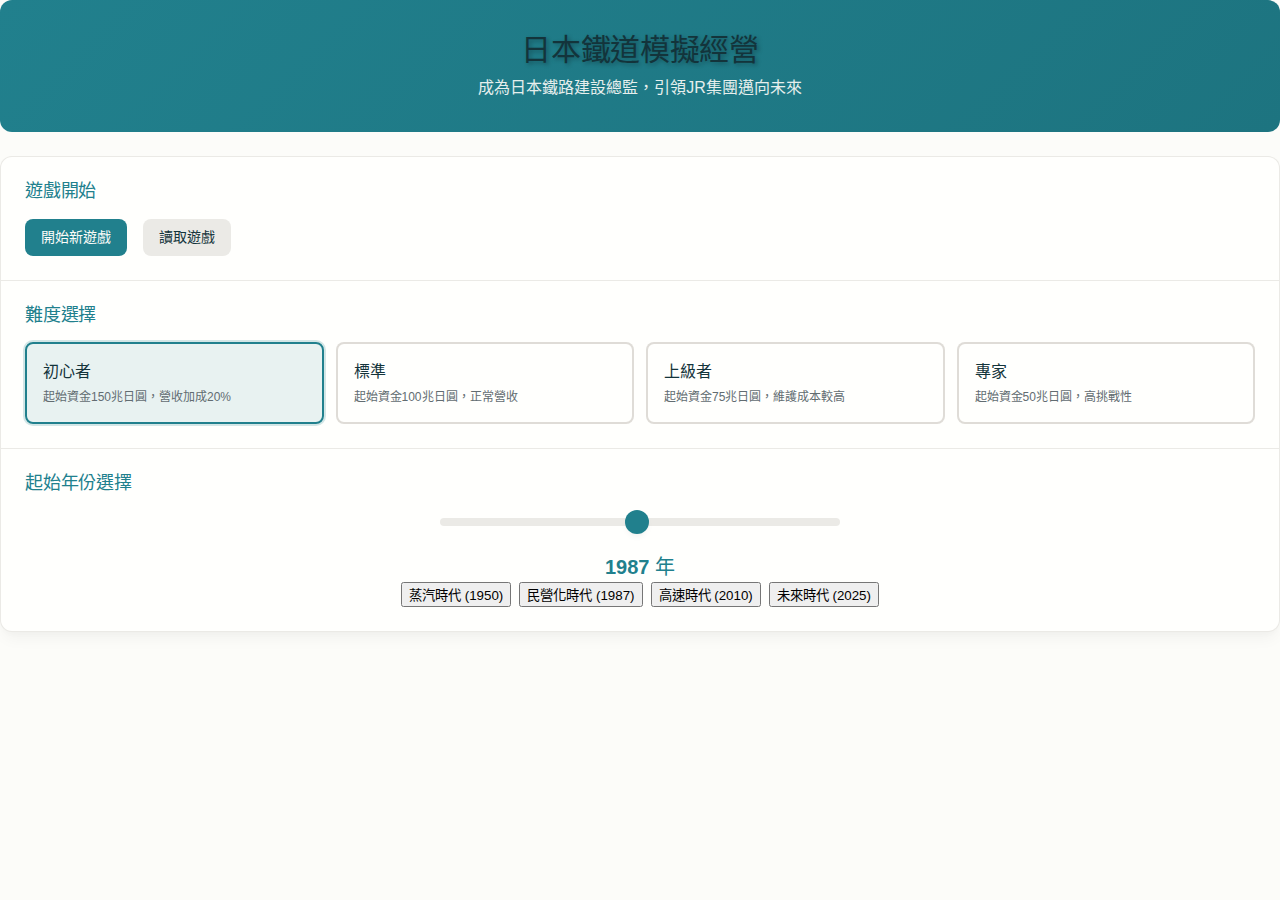
<file: index.html>
<!DOCTYPE html>
<html lang="zh-TW">
<head>
  <meta charset="UTF-8" />
  <meta name="viewport" content="width=device-width, initial-scale=1.0" />
  <title>日本鐵道模擬經營</title>
  <link rel="stylesheet" href="style.css" />
</head>
<body>
  <!-- 主選單畫面 -->
  <div id="mainMenu" class="screen active">
    <header class="game-header">
      <h1>日本鐵道模擬經營</h1>
      <p class="game-subtitle">成為日本鐵路建設總監，引領JR集團邁向未來</p>
    </header>
    <div class="menu-card">
      <!-- 遊戲開始選項 -->
      <div class="menu-section">
        <h3>遊戲開始</h3>
        <div class="menu-buttons">
          <button id="newGameBtn" class="btn btn--primary">開始新遊戲</button>
          <button id="loadGameBtn" class="btn btn--secondary">讀取遊戲</button>
        </div>
      </div>
      <!-- 難度選擇 -->
      <div class="menu-section">
        <h3>難度選擇</h3>
        <div class="difficulty-grid">
          <div class="difficulty-option">
            <input type="radio" name="difficulty" id="difficulty-easy" value="初心者" checked />
            <label for="difficulty-easy">
              <span class="difficulty-name">初心者</span>
              <span class="difficulty-desc">起始資金150兆日圓，營收加成20%</span>
            </label>
          </div>
          <div class="difficulty-option">
            <input type="radio" name="difficulty" id="difficulty-normal" value="標準" />
            <label for="difficulty-normal">
              <span class="difficulty-name">標準</span>
              <span class="difficulty-desc">起始資金100兆日圓，正常營收</span>
            </label>
          </div>
          <div class="difficulty-option">
            <input type="radio" name="difficulty" id="difficulty-hard" value="上級者" />
            <label for="difficulty-hard">
              <span class="difficulty-name">上級者</span>
              <span class="difficulty-desc">起始資金75兆日圓，維護成本較高</span>
            </label>
          </div>
          <div class="difficulty-option">
            <input type="radio" name="difficulty" id="difficulty-expert" value="專家" />
            <label for="difficulty-expert">
              <span class="difficulty-name">專家</span>
              <span class="difficulty-desc">起始資金50兆日圓，高挑戰性</span>
            </label>
          </div>
        </div>
      </div>
      <!-- 起始年份選擇 -->
      <div class="menu-section">
        <h3>起始年份選擇</h3>
        <div class="year-selection">
          <div class="year-slider">
            <input type="range" id="yearSlider" min="1950" max="2025" step="1" value="1987" />
          </div>
          <div class="year-display">
            <span id="selectedYear">1987</span> 年
          </div>
          <div class="preset-years">
            <button data-year="1950" class="preset-year">蒸汽時代 (1950)</button>
            <button data-year="1987" class="preset-year">民營化時代 (1987)</button>
            <button data-year="2010" class="preset-year">高速時代 (2010)</button>
            <button data-year="2025" class="preset-year">未來時代 (2025)</button>
          </div>
        </div>
      </div>
    </div>
  </div>

  <!-- 遊戲主畫面 -->
  <div id="gameScreen" class="screen">
    <div class="game-container">
      <!-- 狀態列 -->
      <div class="status-bar">
        <div class="status-item">
          <div class="status-label">日期</div>
          <div id="currentDate" class="status-value">1987年1月</div>
        </div>
        <div class="status-item">
          <div class="status-label">資金</div>
          <div id="currentFunds" class="status-value">100兆日圓</div>
        </div>
        <div class="status-item">
          <div class="status-label">總里程</div>
          <div id="totalMileage" class="status-value">0公里</div>
        </div>
        <div class="status-item">
          <div class="status-label">列車數</div>
          <div id="trainCount" class="status-value">0輛</div>
        </div>
        <div class="status-item">
          <div class="status-label">員工數</div>
          <div id="employeeCount" class="status-value">1000人</div>
        </div>
      </div>

      <!-- 主要內容區（網絡圖 + 營運狀況 + 操作面板） -->
      <div class="main-content">
        <!-- 左側：鐵路網絡圖 -->
        <div class="left-panel">
          <h3>鐵路網絡圖</h3>
          <div id="networkMap" class="network-map"><!-- 由腳本動態生成城市節點 --></div>
        </div>
        <!-- 右側：營運狀況 + 操作選單 -->
        <div class="right-panel">
          <h3>營運狀況</h3>
          <div class="status-grid">
            <div class="status-metric">
              <span class="metric-label">客戶滿意度</span>
              <div class="progress-bar">
                <div id="satisfactionBar" class="progress-fill" style="width: 80%;"></div>
              </div>
              <span id="satisfactionValue" class="metric-value">80%</span>
            </div>
            <div class="status-metric">
              <span class="metric-label">安全評級</span>
              <div class="progress-bar">
                <div id="safetyBar" class="progress-fill" style="width: 90%;"></div>
              </div>
              <span id="safetyValue" class="metric-value">90%</span>
            </div>
            <div class="status-metric">
              <span class="metric-label">環保指數</span>
              <div class="progress-bar">
                <div id="ecoBar" class="progress-fill" style="width: 70%;"></div>
              </div>
              <span id="ecoValue" class="metric-value">70%</span>
            </div>
          </div>

          <h3>主要操作</h3>
          <div class="action-buttons">
            <button id="buildRouteBtn" class="action-btn">建設新路線</button>
            <button id="buyTrainBtn" class="action-btn">購買/升級列車</button>
            <button id="strategyBtn" class="action-btn">⚙️ 調整營運策略</button>
            <button id="financeBtn" class="action-btn">查看財務報表</button>
            <button id="researchBtn" class="action-btn">技術研發</button>
          </div>

          <h3 id="actionTitle">選擇操作</h3>
          <div id="actionContent">請選擇上方的操作按鈕開始遊戲。</div>
        </div>
      </div>

      <!-- 底部控制列 -->
      <div class="bottom-controls">
        <div class="time-controls">
          <button id="nextMonthBtn" class="btn btn--primary">進入下個月 ➡️</button>
        </div>
        <div class="game-controls">
          <button id="saveGameBtn" class="btn btn--secondary">保存遊戲</button>
          <button id="settingsBtn" class="btn btn--outline">⚙️ 設定</button>
          <button id="backToMenuBtn" class="btn btn--outline">← 返回主選單</button>
        </div>
      </div>
    </div>
  </div>

  <!-- 事件通知 Modal -->
  <div id="eventModal" class="modal">
    <div class="modal-content">
      <div class="modal-header">
        <h4 id="eventTitle"></h4>
        <!-- 可選：增加關閉按鈕 -->
        <!-- <button id="closeEventModal" class="close-btn">×</button> -->
      </div>
      <div class="modal-body">
        <p id="eventDescription"></p>
        <div id="eventOptions" class="event-options"><!-- 選項按鈕由腳本動態插入 --></div>
      </div>
    </div>
  </div>

  <!-- 存檔管理 Modal -->
  <div id="saveModal" class="modal">
    <div class="modal-content">
      <div class="modal-header">
        <h4>存檔管理</h4>
        <button id="closeSaveModal" class="close-btn">×</button>
      </div>
      <div class="modal-body">
        <div id="saveSlots" class="save-slots">
          <!-- 由腳本載入存檔槽位，如尚未實作則留空 -->
        </div>
      </div>
    </div>
  </div>

  <script src="app.js"></script>
</body>
</html>
</file>
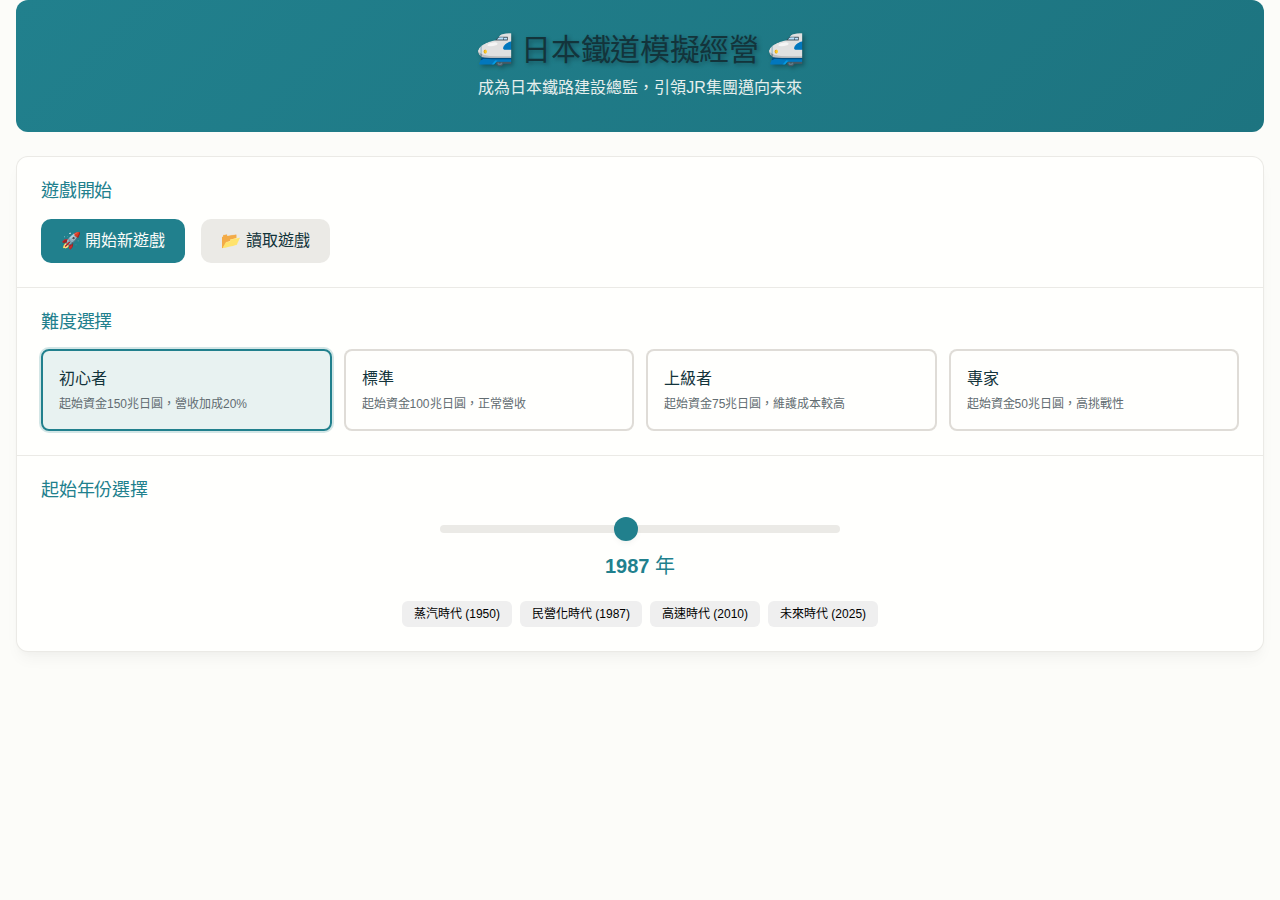
<file: index1.html>
<!DOCTYPE html>
<html lang="zh-TW">
<head>
    <meta charset="UTF-8">
    <meta name="viewport" content="width=device-width, initial-scale=1.0">
    <title>🚅 日本鐵道模擬經營 🚅</title>
    <link rel="stylesheet" href="style.css">
</head>
<body>
    <div id="app">
        <!-- 主選單界面 -->
        <div id="mainMenu" class="screen active">
            <div class="container">
                <div class="game-header">
                    <h1>🚅 日本鐵道模擬經營 🚅</h1>
                    <p class="game-subtitle">成為日本鐵路建設總監，引領JR集團邁向未來</p>
                </div>

                <div class="menu-card">
                    <div class="menu-section">
                        <h3>遊戲開始</h3>
                        <div class="menu-buttons">
                            <button class="btn btn--primary btn--lg" id="newGameBtn">
                                🚀 開始新遊戲
                            </button>
                            <button class="btn btn--secondary btn--lg" id="loadGameBtn">
                                📂 讀取遊戲
                            </button>
                        </div>
                    </div>

                    <div class="menu-section">
                        <h3>難度選擇</h3>
                        <div class="difficulty-grid">
                            <div class="difficulty-option" data-difficulty="初心者">
                                <input type="radio" id="beginner" name="difficulty" value="初心者" checked>
                                <label for="beginner">
                                    <span class="difficulty-name">初心者</span>
                                    <span class="difficulty-desc">起始資金150兆日圓，營收加成20%</span>
                                </label>
                            </div>
                            <div class="difficulty-option" data-difficulty="標準">
                                <input type="radio" id="normal" name="difficulty" value="標準">
                                <label for="normal">
                                    <span class="difficulty-name">標準</span>
                                    <span class="difficulty-desc">起始資金100兆日圓，正常營收</span>
                                </label>
                            </div>
                            <div class="difficulty-option" data-difficulty="上級者">
                                <input type="radio" id="advanced" name="difficulty" value="上級者">
                                <label for="advanced">
                                    <span class="difficulty-name">上級者</span>
                                    <span class="difficulty-desc">起始資金75兆日圓，維護成本較高</span>
                                </label>
                            </div>
                            <div class="difficulty-option" data-difficulty="專家">
                                <input type="radio" id="expert" name="difficulty" value="專家">
                                <label for="expert">
                                    <span class="difficulty-name">專家</span>
                                    <span class="difficulty-desc">起始資金50兆日圓，高挑戰性</span>
                                </label>
                            </div>
                        </div>
                    </div>

                    <div class="menu-section">
                        <h3>起始年份選擇</h3>
                        <div class="year-selection">
                            <div class="year-slider">
                                <input type="range" id="yearSlider" min="1950" max="2030" value="1987" step="1">
                                <div class="year-display">
                                    <span id="selectedYear">1987</span> 年
                                </div>
                            </div>
                            <div class="preset-years">
                                <button class="btn btn--sm preset-year" data-year="1950">蒸汽時代 (1950)</button>
                                <button class="btn btn--sm preset-year" data-year="1987">民營化時代 (1987)</button>
                                <button class="btn btn--sm preset-year" data-year="2010">高速時代 (2010)</button>
                                <button class="btn btn--sm preset-year" data-year="2025">未來時代 (2025)</button>
                            </div>
                        </div>
                    </div>
                </div>
            </div>
        </div>

        <!-- 主遊戲界面 -->
        <div id="gameScreen" class="screen">
            <div class="game-container">
                <!-- 頂部狀態欄 -->
                <div class="status-bar">
                    <div class="status-item">
                        <span class="status-label">📅 日期</span>
                        <span class="status-value" id="currentDate">1987年1月</span>
                    </div>
                    <div class="status-item">
                        <span class="status-label">💰 資金</span>
                        <span class="status-value" id="currentFunds">100兆日圓</span>
                    </div>
                    <div class="status-item">
                        <span class="status-label">🛤️ 總里程</span>
                        <span class="status-value" id="totalMileage">0公里</span>
                    </div>
                    <div class="status-item">
                        <span class="status-label">🚄 列車數</span>
                        <span class="status-value" id="trainCount">0輛</span>
                    </div>
                    <div class="status-item">
                        <span class="status-label">👥 員工數</span>
                        <span class="status-value" id="employeeCount">1000人</span>
                    </div>
                </div>

                <!-- 主要操作區域 -->
                <div class="main-content">
                    <div class="left-panel">
                        <!-- 城市連接地圖 -->
                        <div class="card">
                            <div class="card__header">
                                <h3>🗾 鐵路網絡圖</h3>
                            </div>
                            <div class="card__body">
                                <div class="network-map" id="networkMap">
                                    <!-- 城市將在這裡動態生成 -->
                                </div>
                            </div>
                        </div>

                        <!-- 當前狀態 -->
                        <div class="card">
                            <div class="card__header">
                                <h3>📊 營運狀況</h3>
                            </div>
                            <div class="card__body">
                                <div class="status-grid">
                                    <div class="status-metric">
                                        <span class="metric-label">客戶滿意度</span>
                                        <div class="progress-bar">
                                            <div class="progress-fill" id="satisfactionBar" style="width: 80%"></div>
                                        </div>
                                        <span class="metric-value" id="satisfactionValue">80%</span>
                                    </div>
                                    <div class="status-metric">
                                        <span class="metric-label">安全評級</span>
                                        <div class="progress-bar">
                                            <div class="progress-fill" id="safetyBar" style="width: 90%"></div>
                                        </div>
                                        <span class="metric-value" id="safetyValue">90%</span>
                                    </div>
                                    <div class="status-metric">
                                        <span class="metric-label">環保指數</span>
                                        <div class="progress-bar">
                                            <div class="progress-fill" id="ecoBar" style="width: 70%"></div>
                                        </div>
                                        <span class="metric-value" id="ecoValue">70%</span>
                                    </div>
                                </div>
                            </div>
                        </div>
                    </div>

                    <div class="right-panel">
                        <!-- 主要操作按鈕 -->
                        <div class="card">
                            <div class="card__header">
                                <h3>🎮 主要操作</h3>
                            </div>
                            <div class="card__body">
                                <div class="action-buttons">
                                    <button class="btn btn--primary action-btn" id="buildRouteBtn">
                                        🔨 建設新路線
                                    </button>
                                    <button class="btn btn--primary action-btn" id="buyTrainBtn">
                                        🚄 購買/升級列車
                                    </button>
                                    <button class="btn btn--primary action-btn" id="strategyBtn">
                                        ⚙️ 調整營運策略
                                    </button>
                                    <button class="btn btn--primary action-btn" id="financeBtn">
                                        📈 查看財務報表
                                    </button>
                                    <button class="btn btn--primary action-btn" id="researchBtn">
                                        🔬 技術研發
                                    </button>
                                </div>
                            </div>
                        </div>

                        <!-- 操作詳情區域 -->
                        <div class="card" id="actionCard">
                            <div class="card__header">
                                <h3 id="actionTitle">選擇操作</h3>
                            </div>
                            <div class="card__body" id="actionContent">
                                <p>請選擇上方的操作按鈕開始遊戲。</p>
                            </div>
                        </div>
                    </div>
                </div>

                <!-- 底部控制區 -->
                <div class="bottom-controls">
                    <div class="time-controls">
                        <button class="btn btn--lg btn--primary" id="nextMonthBtn">
                            進入下個月 ➡️
                        </button>
                    </div>
                    <div class="game-controls">
                        <button class="btn btn--secondary" id="saveGameBtn">💾 保存遊戲</button>
                        <button class="btn btn--secondary" id="settingsBtn">⚙️ 設定</button>
                        <button class="btn btn--outline" id="backToMenuBtn">← 返回主選單</button>
                    </div>
                </div>
            </div>
        </div>

        <!-- 事件彈窗 -->
        <div id="eventModal" class="modal">
            <div class="modal-content">
                <div class="modal-header">
                    <h3 id="eventTitle">事件通知</h3>
                </div>
                <div class="modal-body">
                    <p id="eventDescription">事件描述</p>
                    <div id="eventOptions" class="event-options">
                        <!-- 事件選項將在這裡動態生成 -->
                    </div>
                </div>
            </div>
        </div>

        <!-- 存檔選擇彈窗 -->
        <div id="saveModal" class="modal">
            <div class="modal-content">
                <div class="modal-header">
                    <h3>存檔管理</h3>
                    <button class="close-btn" id="closeSaveModal">×</button>
                </div>
                <div class="modal-body">
                    <div id="saveSlots" class="save-slots">
                        <!-- 存檔槽位將在這裡動態生成 -->
                    </div>
                </div>
            </div>
        </div>
    </div>

    <script src="app.js"></script>
</body>
</html>
</file>
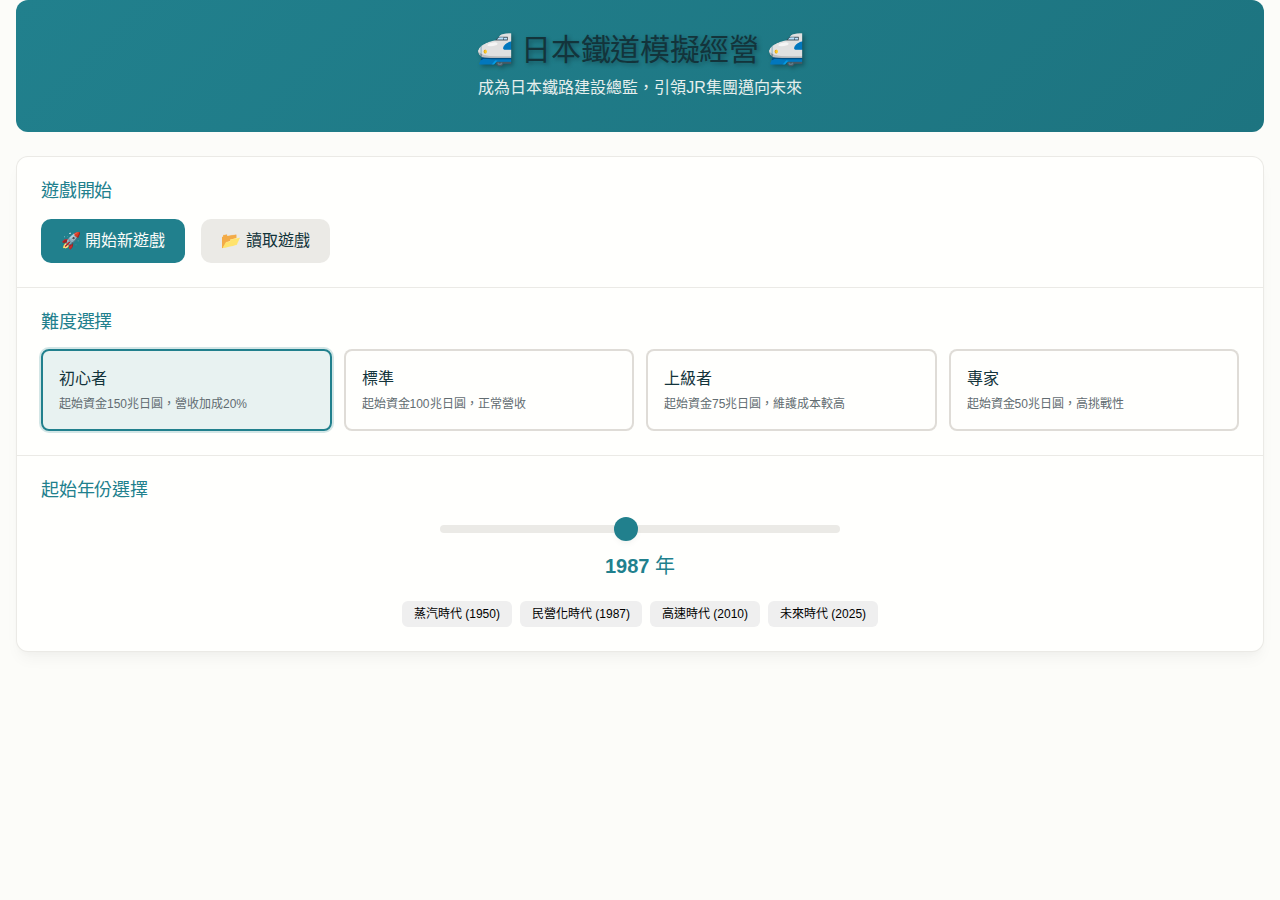
<file: index3.html>
<!DOCTYPE html>
<html lang="zh-TW">
<head>
    <meta charset="UTF-8">
    <meta name="viewport" content="width=device-width, initial-scale=1.0">
    <title>🚅 日本鐵道模擬經營 🚅</title>
    <link rel="stylesheet" href="style.css">
</head>
<body>
    <div id="app">
        <!-- 主選單界面 -->
        <div id="mainMenu" class="screen active">
            <div class="container">
                <div class="game-header">
                    <h1>🚅 日本鐵道模擬經營 🚅</h1>
                    <p class="game-subtitle">成為日本鐵路建設總監，引領JR集團邁向未來</p>
                </div>

                <div class="menu-card">
                    <div class="menu-section">
                        <h3>遊戲開始</h3>
                        <div class="menu-buttons">
                            <button class="btn btn--primary btn--lg" id="newGameBtn">
                                🚀 開始新遊戲
                            </button>
                            <button class="btn btn--secondary btn--lg" id="loadGameBtn">
                                📂 讀取遊戲
                            </button>
                        </div>
                    </div>

                    <div class="menu-section">
                        <h3>難度選擇</h3>
                        <div class="difficulty-grid">
                            <div class="difficulty-option" data-difficulty="初心者">
                                <input type="radio" id="beginner" name="difficulty" value="初心者" checked>
                                <label for="beginner">
                                    <span class="difficulty-name">初心者</span>
                                    <span class="difficulty-desc">起始資金150兆日圓，營收加成20%</span>
                                </label>
                            </div>
                            <div class="difficulty-option" data-difficulty="標準">
                                <input type="radio" id="normal" name="difficulty" value="標準">
                                <label for="normal">
                                    <span class="difficulty-name">標準</span>
                                    <span class="difficulty-desc">起始資金100兆日圓，正常營收</span>
                                </label>
                            </div>
                            <div class="difficulty-option" data-difficulty="上級者">
                                <input type="radio" id="advanced" name="difficulty" value="上級者">
                                <label for="advanced">
                                    <span class="difficulty-name">上級者</span>
                                    <span class="difficulty-desc">起始資金75兆日圓，維護成本較高</span>
                                </label>
                            </div>
                            <div class="difficulty-option" data-difficulty="專家">
                                <input type="radio" id="expert" name="difficulty" value="專家">
                                <label for="expert">
                                    <span class="difficulty-name">專家</span>
                                    <span class="difficulty-desc">起始資金50兆日圓，高挑戰性</span>
                                </label>
                            </div>
                        </div>
                    </div>

                    <div class="menu-section">
                        <h3>起始年份選擇</h3>
                        <div class="year-selection">
                            <div class="year-slider">
                                <input type="range" id="yearSlider" min="1950" max="2030" value="1987" step="1">
                                <div class="year-display">
                                    <span id="selectedYear">1987</span> 年
                                </div>
                            </div>
                            <div class="preset-years">
                                <button class="btn btn--sm preset-year" data-year="1950">蒸汽時代 (1950)</button>
                                <button class="btn btn--sm preset-year" data-year="1987">民營化時代 (1987)</button>
                                <button class="btn btn--sm preset-year" data-year="2010">高速時代 (2010)</button>
                                <button class="btn btn--sm preset-year" data-year="2025">未來時代 (2025)</button>
                            </div>
                        </div>
                    </div>
                </div>
            </div>
        </div>

        <!-- 主遊戲界面 -->
        <div id="gameScreen" class="screen">
            <div class="game-container">
                <!-- 頂部狀態欄 -->
                <div class="status-bar">
                    <div class="status-item">
                        <span class="status-label">📅 日期</span>
                        <span class="status-value" id="currentDate">1987年1月</span>
                    </div>
                    <div class="status-item">
                        <span class="status-label">💰 資金</span>
                        <span class="status-value" id="currentFunds">100兆日圓</span>
                    </div>
                    <div class="status-item">
                        <span class="status-label">🛤️ 總里程</span>
                        <span class="status-value" id="totalMileage">0公里</span>
                    </div>
                    <div class="status-item">
                        <span class="status-label">🚄 列車數</span>
                        <span class="status-value" id="trainCount">0輛</span>
                    </div>
                    <div class="status-item">
                        <span class="status-label">👥 員工數</span>
                        <span class="status-value" id="employeeCount">1000人</span>
                    </div>
                </div>

                <!-- 主要操作區域 -->
                <div class="main-content">
                    <div class="left-panel">
                        <!-- 城市連接地圖 -->
                        <div class="card">
                            <div class="card__header">
                                <h3>🗾 鐵路網絡圖</h3>
                            </div>
                            <div class="card__body">
                                <div class="network-map" id="networkMap">
                                    <!-- 城市將在這裡動態生成 -->
                                </div>
                            </div>
                        </div>

                        <!-- 當前狀態 -->
                        <div class="card">
                            <div class="card__header">
                                <h3>📊 營運狀況</h3>
                            </div>
                            <div class="card__body">
                                <div class="status-grid">
                                    <div class="status-metric">
                                        <span class="metric-label">客戶滿意度</span>
                                        <div class="progress-bar">
                                            <div class="progress-fill" id="satisfactionBar" style="width: 80%"></div>
                                        </div>
                                        <span class="metric-value" id="satisfactionValue">80%</span>
                                    </div>
                                    <div class="status-metric">
                                        <span class="metric-label">安全評級</span>
                                        <div class="progress-bar">
                                            <div class="progress-fill" id="safetyBar" style="width: 90%"></div>
                                        </div>
                                        <span class="metric-value" id="safetyValue">90%</span>
                                    </div>
                                    <div class="status-metric">
                                        <span class="metric-label">環保指數</span>
                                        <div class="progress-bar">
                                            <div class="progress-fill" id="ecoBar" style="width: 70%"></div>
                                        </div>
                                        <span class="metric-value" id="ecoValue">70%</span>
                                    </div>
                                </div>
                            </div>
                        </div>
                    </div>

                    <div class="right-panel">
                        <!-- 主要操作按鈕 -->
                        <div class="card">
                            <div class="card__header">
                                <h3>🎮 主要操作</h3>
                            </div>
                            <div class="card__body">
                                <div class="action-buttons">
                                    <button class="btn btn--primary action-btn" id="buildRouteBtn">
                                        🔨 建設新路線
                                    </button>
                                    <button class="btn btn--primary action-btn" id="buyTrainBtn">
                                        🚄 購買/升級列車
                                    </button>
                                    <button class="btn btn--primary action-btn" id="strategyBtn">
                                        ⚙️ 調整營運策略
                                    </button>
                                    <button class="btn btn--primary action-btn" id="financeBtn">
                                        📈 查看財務報表
                                    </button>
                                </div>
                            </div>
                        </div>

                        <!-- 操作詳情區域 -->
                        <div class="card" id="actionCard">
                            <div class="card__header">
                                <h3 id="actionTitle">選擇操作</h3>
                            </div>
                            <div class="card__body" id="actionContent">
                                <p>請選擇上方的操作按鈕開始遊戲。</p>
                            </div>
                        </div>
                    </div>
                </div>

                <!-- 底部控制區 -->
                <div class="bottom-controls">
                    <div class="time-controls">
                        <button class="btn btn--lg btn--primary" id="nextMonthBtn">
                            進入下個月 ➡️
                        </button>
                    </div>
                    <div class="game-controls">
                        <button class="btn btn--secondary" id="saveGameBtn">💾 保存遊戲</button>
                        <button class="btn btn--secondary" id="settingsBtn">⚙️ 設定</button>
                        <button class="btn btn--outline" id="backToMenuBtn">← 返回主選單</button>
                    </div>
                </div>
            </div>
        </div>

        <!-- 事件彈窗 -->
        <div id="eventModal" class="modal">
            <div class="modal-content">
                <div class="modal-header">
                    <h3 id="eventTitle">事件通知</h3>
                </div>
                <div class="modal-body">
                    <p id="eventDescription">事件描述</p>
                    <div id="eventOptions" class="event-options">
                        <!-- 事件選項將在這裡動態生成 -->
                    </div>
                </div>
            </div>
        </div>

        <!-- 存檔選擇彈窗 -->
        <div id="saveModal" class="modal">
            <div class="modal-content">
                <div class="modal-header">
                    <h3>存檔管理</h3>
                    <button class="close-btn" id="closeSaveModal">×</button>
                </div>
                <div class="modal-body">
                    <div id="saveSlots" class="save-slots">
                        <!-- 存檔槽位將在這裡動態生成 -->
                    </div>
                </div>
            </div>
        </div>
    </div>

    <script src="app.js"></script>
</body>
</html>
</file>
<file: style.css>
:root {
  /* Colors */
  --color-background: rgba(252, 252, 249, 1);
  --color-surface: rgba(255, 255, 253, 1);
  --color-text: rgba(19, 52, 59, 1);
  --color-text-secondary: rgba(98, 108, 113, 1);
  --color-primary: rgba(33, 128, 141, 1);
  --color-primary-hover: rgba(29, 116, 128, 1);
  --color-primary-active: rgba(26, 104, 115, 1);
  --color-secondary: rgba(94, 82, 64, 0.12);
  --color-secondary-hover: rgba(94, 82, 64, 0.2);
  --color-secondary-active: rgba(94, 82, 64, 0.25);
  --color-border: rgba(94, 82, 64, 0.2);
  --color-btn-primary-text: rgba(252, 252, 249, 1);
  --color-card-border: rgba(94, 82, 64, 0.12);
  --color-card-border-inner: rgba(94, 82, 64, 0.12);
  --color-error: rgba(192, 21, 47, 1);
  --color-success: rgba(33, 128, 141, 1);
  --color-warning: rgba(168, 75, 47, 1);
  --color-info: rgba(98, 108, 113, 1);
  --color-focus-ring: rgba(33, 128, 141, 0.4);
  --color-select-caret: rgba(19, 52, 59, 0.8);
  /* Common style patterns */
  --focus-ring: 0 0 0 3px var(--color-focus-ring);
  --focus-outline: 2px solid var(--color-primary);
  --status-bg-opacity: 0.15;
  --status-border-opacity: 0.25;
  --select-caret-light: url("data:image/svg+xml,%3Csvg xmlns='http://www.w3.org/2000/svg' width='16' height='16' viewBox='0 0 24 24' fill='none' stroke='%23134252' stroke-width='2' stroke-linecap='round' stroke-linejoin='round'%3E%3Cpolyline points='6 9 12 15 18 9'%3E%3C/polyline%3E%3C/svg%3E");
  --select-caret-dark: url("data:image/svg+xml,%3Csvg xmlns='http://www.w3.org/2000/svg' width='16' height='16' viewBox='0 0 24 24' fill='none' stroke='%23f5f5f5' stroke-width='2' stroke-linecap='round' stroke-linejoin='round'%3E%3Cpolyline points='6 9 12 15 18 9'%3E%3C/polyline%3E%3C/svg%3E");
  /* RGB versions for opacity control */
  --color-success-rgb: 33, 128, 141;
  --color-error-rgb: 192, 21, 47;
  --color-warning-rgb: 168, 75, 47;
  --color-info-rgb: 98, 108, 113;
  /* Typography */
  --font-family-base: "FKGroteskNeue", "Geist", "Inter", -apple-system,
    BlinkMacSystemFont, "Segoe UI", Roboto, sans-serif;
  --font-family-mono: "Berkeley Mono", ui-monospace, SFMono-Regular, Menlo,
    Monaco, Consolas, monospace;
  --font-size-xs: 11px;
  --font-size-sm: 12px;
  --font-size-base: 14px;
  --font-size-md: 14px;
  --font-size-lg: 16px;
  --font-size-xl: 18px;
  --font-size-2xl: 20px;
  --font-size-3xl: 24px;
  --font-size-4xl: 30px;
  --font-weight-normal: 400;
  --font-weight-medium: 500;
  --font-weight-semibold: 550;
  --font-weight-bold: 600;
  --line-height-tight: 1.2;
  --line-height-normal: 1.5;
  --letter-spacing-tight: -0.01em;
  /* Spacing */
  --space-0: 0;
  --space-1: 1px;
  --space-2: 2px;
  --space-4: 4px;
  --space-6: 6px;
  --space-8: 8px;
  --space-10: 10px;
  --space-12: 12px;
  --space-16: 16px;
  --space-20: 20px;
  --space-24: 24px;
  --space-32: 32px;
  /* Border Radius */
  --radius-sm: 6px;
  --radius-base: 8px;
  --radius-md: 10px;
  --radius-lg: 12px;
  --radius-full: 9999px;
  /* Shadows */
  --shadow-xs: 0 1px 2px rgba(0, 0, 0, 0.02);
  --shadow-sm: 0 1px 3px rgba(0, 0, 0, 0.04),
    0 1px 2px rgba(0, 0, 0, 0.02);
  --shadow-md: 0 4px 6px -1px rgba(0, 0, 0, 0.04),
    0 2px 4px -1px rgba(0, 0, 0, 0.02);
  --shadow-lg: 0 10px 15px -3px rgba(0, 0, 0, 0.04),
    0 4px 6px -2px rgba(0, 0, 0, 0.02);
  --shadow-inset-sm: inset 0 1px 0 rgba(255, 255, 255, 0.15),
    inset 0 -1px 0 rgba(0, 0, 0, 0.03);
  /* Animation */
  --duration-fast: 150ms;
  --duration-normal: 250ms;
  --ease-standard: cubic-bezier(0.16, 1, 0.3, 1);
  /* Layout */
  --container-sm: 640px;
  --container-md: 768px;
  --container-lg: 1024px;
  --container-xl: 1280px;
}

/* Dark mode colors */
@media (prefers-color-scheme: dark) {
  :root {
    --color-background: rgba(31, 33, 33, 1);
    --color-surface: rgba(38, 40, 40, 1);
    --color-text: rgba(245, 245, 245, 1);
    --color-text-secondary: rgba(167, 169, 169, 0.7);
    --color-primary: rgba(50, 184, 198, 1);
    --color-primary-hover: rgba(45, 166, 178, 1);
    --color-primary-active: rgba(41, 150, 161, 1);
    --color-secondary: rgba(119, 124, 124, 0.15);
    --color-secondary-hover: rgba(119, 124, 124, 0.25);
    --color-secondary-active: rgba(119, 124, 124, 0.3);
    --color-border: rgba(119, 124, 124, 0.3);
    --color-error: rgba(255, 84, 89, 1);
    --color-success: rgba(50, 184, 198, 1);
    --color-warning: rgba(230, 129, 97, 1);
    --color-info: rgba(167, 169, 169, 1);
    --color-focus-ring: rgba(50, 184, 198, 0.4);
    --color-btn-primary-text: rgba(19, 52, 59, 1);
    --color-card-border: rgba(119, 124, 124, 0.2);
    --color-card-border-inner: rgba(119, 124, 124, 0.15);
    --shadow-inset-sm: inset 0 1px 0 rgba(255, 255, 255, 0.1),
      inset 0 -1px 0 rgba(0, 0, 0, 0.15);
    --button-border-secondary: rgba(119, 124, 124, 0.2);
    --color-border-secondary: rgba(119, 124, 124, 0.2);
    --color-select-caret: rgba(245, 245, 245, 0.8);
    /* Common style patterns - updated for dark mode */
    --focus-ring: 0 0 0 3px var(--color-focus-ring);
    --focus-outline: 2px solid var(--color-primary);
    --status-bg-opacity: 0.15;
    --status-border-opacity: 0.25;
    --select-caret-light: url("data:image/svg+xml,%3Csvg xmlns='http://www.w3.org/2000/svg' width='16' height='16' viewBox='0 0 24 24' fill='none' stroke='%23134252' stroke-width='2' stroke-linecap='round' stroke-linejoin='round'%3E%3Cpolyline points='6 9 12 15 18 9'%3E%3C/polyline%3E%3C/svg%3E");
    --select-caret-dark: url("data:image/svg+xml,%3Csvg xmlns='http://www.w3.org/2000/svg' width='16' height='16' viewBox='0 0 24 24' fill='none' stroke='%23f5f5f5' stroke-width='2' stroke-linecap='round' stroke-linejoin='round'%3E%3Cpolyline points='6 9 12 15 18 9'%3E%3C/polyline%3E%3C/svg%3E");
    /* RGB versions for dark mode */
    --color-success-rgb: 50, 184, 198;
    --color-error-rgb: 255, 84, 89;
    --color-warning-rgb: 230, 129, 97;
    --color-info-rgb: 167, 169, 169;
  }
}

/* Data attribute for manual theme switching */
[data-color-scheme="dark"] {
  --color-background: rgba(31, 33, 33, 1);
  --color-surface: rgba(38, 40, 40, 1);
  --color-text: rgba(245, 245, 245, 1);
  --color-text-secondary: rgba(167, 169, 169, 0.7);
  --color-primary: rgba(50, 184, 198, 1);
  --color-primary-hover: rgba(45, 166, 178, 1);
  --color-primary-active: rgba(41, 150, 161, 1);
  --color-secondary: rgba(119, 124, 124, 0.15);
  --color-secondary-hover: rgba(119, 124, 124, 0.25);
  --color-secondary-active: rgba(119, 124, 124, 0.3);
  --color-border: rgba(119, 124, 124, 0.3);
  --color-error: rgba(255, 84, 89, 1);
  --color-success: rgba(50, 184, 198, 1);
  --color-warning: rgba(230, 129, 97, 1);
  --color-info: rgba(167, 169, 169, 1);
  --color-focus-ring: rgba(50, 184, 198, 0.4);
  --color-btn-primary-text: rgba(19, 52, 59, 1);
  --color-card-border: rgba(119, 124, 124, 0.15);
  --color-card-border-inner: rgba(119, 124, 124, 0.15);
  --shadow-inset-sm: inset 0 1px 0 rgba(255, 255, 255, 0.1),
    inset 0 -1px 0 rgba(0, 0, 0, 0.15);
  --color-border-secondary: rgba(119, 124, 124, 0.2);
  --color-select-caret: rgba(245, 245, 245, 0.8);
  /* Common style patterns - updated for dark mode */
  --focus-ring: 0 0 0 3px var(--color-focus-ring);
  --focus-outline: 2px solid var(--color-primary);
  --status-bg-opacity: 0.15;
  --status-border-opacity: 0.25;
  --select-caret-light: url("data:image/svg+xml,%3Csvg xmlns='http://www.w3.org/2000/svg' width='16' height='16' viewBox='0 0 24 24' fill='none' stroke='%23134252' stroke-width='2' stroke-linecap='round' stroke-linejoin='round'%3E%3Cpolyline points='6 9 12 15 18 9'%3E%3C/polyline%3E%3C/svg%3E");
  --select-caret-dark: url("data:image/svg+xml,%3Csvg xmlns='http://www.w3.org/2000/svg' width='16' height='16' viewBox='0 0 24 24' fill='none' stroke='%23f5f5f5' stroke-width='2' stroke-linecap='round' stroke-linejoin='round'%3E%3Cpolyline points='6 9 12 15 18 9'%3E%3C/polyline%3E%3C/svg%3E");
  /* RGB versions for dark mode */
  --color-success-rgb: 50, 184, 198;
  --color-error-rgb: 255, 84, 89;
  --color-warning-rgb: 230, 129, 97;
  --color-info-rgb: 167, 169, 169;
}
[data-color-scheme="light"] {
  --color-background: rgba(252, 252, 249, 1);
  --color-surface: rgba(255, 255, 253, 1);
  --color-text: rgba(19, 52, 59, 1);
  --color-text-secondary: rgba(98, 108, 113, 1);
  --color-primary: rgba(33, 128, 141, 1);
  --color-primary-hover: rgba(29, 116, 128, 1);
  --color-primary-active: rgba(26, 104, 115, 1);
  --color-secondary: rgba(94, 82, 64, 0.12);
  --color-secondary-hover: rgba(94, 82, 64, 0.2);
  --color-secondary-active: rgba(94, 82, 64, 0.25);
  --color-border: rgba(94, 82, 64, 0.2);
  --color-btn-primary-text: rgba(252, 252, 249, 1);
  --color-card-border: rgba(94, 82, 64, 0.12);
  --color-card-border-inner: rgba(94, 82, 64, 0.12);
  --color-error: rgba(192, 21, 47, 1);
  --color-success: rgba(33, 128, 141, 1);
  --color-warning: rgba(168, 75, 47, 1);
  --color-info: rgba(98, 108, 113, 1);
  --color-focus-ring: rgba(33, 128, 141, 0.4);
  /* RGB versions for light mode */
  --color-success-rgb: 33, 128, 141;
  --color-error-rgb: 192, 21, 47;
  --color-warning-rgb: 168, 75, 47;
  --color-info-rgb: 98, 108, 113;
}

/* Base styles */
html {
  font-size: var(--font-size-base);
  font-family: var(--font-family-base);
  line-height: var(--line-height-normal);
  color: var(--color-text);
  background-color: var(--color-background);
  -webkit-font-smoothing: antialiased;
  box-sizing: border-box;
}
body {
  margin: 0;
  padding: 0;
}
*,
*::before,
*::after {
  box-sizing: inherit;
}
/* Typography */
h1,
h2,
h3,
h4,
h5,
h6 {
  margin: 0;
  font-weight: var(--font-weight-semibold);
  line-height: var(--line-height-tight);
  color: var(--color-text);
  letter-spacing: var(--letter-spacing-tight);
}
h1 {
  font-size: var(--font-size-4xl);
}
h2 {
  font-size: var(--font-size-3xl);
}
h3 {
  font-size: var(--font-size-2xl);
}
h4 {
  font-size: var(--font-size-xl);
}
h5 {
  font-size: var(--font-size-lg);
}
h6 {
  font-size: var(--font-size-md);
}
p {
  margin: 0 0 var(--space-16) 0;
}
a {
  color: var(--color-primary);
  text-decoration: none;
  transition: color var(--duration-fast) var(--ease-standard);
}
a:hover {
  color: var(--color-primary-hover);
}
code,
pre {
  font-family: var(--font-family-mono);
  font-size: calc(var(--font-size-base) * 0.95);
  background-color: var(--color-secondary);
  border-radius: var(--radius-sm);
}
code {
  padding: var(--space-1) var(--space-4);
}
pre {
  padding: var(--space-16);
  margin: var(--space-16) 0;
  overflow: auto;
  border: 1px solid var(--color-border);
}
pre code {
  background: none;
  padding: 0;
}
/* Buttons */
.btn {
  display: inline-flex;
  align-items: center;
  justify-content: center;
  padding: var(--space-8) var(--space-16);
  border-radius: var(--radius-base);
  font-size: var(--font-size-base);
  font-weight: 500;
  line-height: 1.5;
  cursor: pointer;
  transition: all var(--duration-normal) var(--ease-standard);
  border: none;
  text-decoration: none;
  position: relative;
}
.btn:focus-visible {
  outline: none;
  box-shadow: var(--focus-ring);
}
.btn--primary {
  background: var(--color-primary);
  color: var(--color-btn-primary-text);
}
.btn--primary:hover {
  background: var(--color-primary-hover);
}
.btn--primary:active {
  background: var(--color-primary-active);
}
.btn--secondary {
  background: var(--color-secondary);
  color: var(--color-text);
}
.btn--secondary:hover {
  background: var(--color-secondary-hover);
}
.btn--secondary:active {
  background: var(--color-secondary-active);
}
.btn--outline {
  background: transparent;
  border: 1px solid var(--color-border);
  color: var(--color-text);
}
.btn--outline:hover {
  background: var(--color-secondary);
}
.btn--sm {
  padding: var(--space-4) var(--space-12);
  font-size: var(--font-size-sm);
  border-radius: var(--radius-sm);
}
.btn--lg {
  padding: var(--space-10) var(--space-20);
  font-size: var(--font-size-lg);
  border-radius: var(--radius-md);
}
.btn--full-width {
  width: 100%;
}
.btn:disabled {
  opacity: 0.5;
  cursor: not-allowed;
}
/* Form elements */
.form-control {
  display: block;
  width: 100%;
  padding: var(--space-8) var(--space-12);
  font-size: var(--font-size-md);
  line-height: 1.5;
  color: var(--color-text);
  background-color: var(--color-surface);
  border: 1px solid var(--color-border);
  border-radius: var(--radius-base);
  transition: border-color var(--duration-fast) var(--ease-standard),
    box-shadow var(--duration-fast) var(--ease-standard);
}
textarea.form-control {
  font-family: var(--font-family-base);
  font-size: var(--font-size-base);
}
select.form-control {
  padding: var(--space-8) var(--space-12);
  -webkit-appearance: none;
  -moz-appearance: none;
  appearance: none;
  background-image: var(--select-caret-light);
  background-repeat: no-repeat;
  background-position: right var(--space-12) center;
  background-size: 16px;
  padding-right: var(--space-32);
}
/* Add a dark mode specific caret */
@media (prefers-color-scheme: dark) {
  select.form-control {
    background-image: var(--select-caret-dark);
  }
}
/* Also handle data-color-scheme */
[data-color-scheme="dark"] select.form-control {
  background-image: var(--select-caret-dark);
}
[data-color-scheme="light"] select.form-control {
  background-image: var(--select-caret-light);
}
.form-control:focus {
  border-color: var(--color-primary);
  outline: var(--focus-outline);
}
.form-label {
  display: block;
  margin-bottom: var(--space-8);
  font-weight: var(--font-weight-medium);
  font-size: var(--font-size-sm);
}
.form-group {
  margin-bottom: var(--space-16);
}
/* Card component */
.card {
  background-color: var(--color-surface);
  border-radius: var(--radius-lg);
  border: 1px solid var(--color-card-border);
  box-shadow: var(--shadow-sm);
  overflow: hidden;
  transition: box-shadow var(--duration-normal) var(--ease-standard);
}
.card:hover {
  box-shadow: var(--shadow-md);
}
.card__body {
  padding: var(--space-16);
}
.card__header,
.card__footer {
  padding: var(--space-16);
  border-bottom: 1px solid var(--color-card-border-inner);
}
/* Status indicators - simplified with CSS variables */
.status {
  display: inline-flex;
  align-items: center;
  padding: var(--space-6) var(--space-12);
  border-radius: var(--radius-full);
  font-weight: var(--font-weight-medium);
  font-size: var(--font-size-sm);
}
.status--success {
  background-color: rgba(var(--color-success-rgb, 33, 128, 141), var(--status-bg-opacity));
  color: var(--color-success);
  border: 1px solid rgba(var(--color-success-rgb, 33, 128, 141), var(--status-border-opacity));
}
.status--error {
  background-color: rgba(var(--color-error-rgb, 192, 21, 47), var(--status-bg-opacity));
  color: var(--color-error);
  border: 1px solid rgba(var(--color-error-rgb, 192, 21, 47), var(--status-border-opacity));
}
.status--warning {
  background-color: rgba(var(--color-warning-rgb, 168, 75, 47), var(--status-bg-opacity));
  color: var(--color-warning);
  border: 1px solid rgba(var(--color-warning-rgb, 168, 75, 47), var(--status-border-opacity));
}
.status--info {
  background-color: rgba(var(--color-info-rgb, 98, 108, 113), var(--status-bg-opacity));
  color: var(--color-info);
  border: 1px solid rgba(var(--color-info-rgb, 98, 108, 113), var(--status-border-opacity));
}
/* Container layout */
.container {
  width: 100%;
  margin-right: auto;
  margin-left: auto;
  padding-right: var(--space-16);
  padding-left: var(--space-16);
}
@media (min-width: 640px) {
  .container {
    max-width: var(--container-sm);
  }
}
@media (min-width: 768px) {
  .container {
    max-width: var(--container-md);
  }
}
@media (min-width: 1024px) {
  .container {
    max-width: var(--container-lg);
  }
}
@media (min-width: 1280px) {
  .container {
    max-width: var(--container-xl);
  }
}
/* Utility classes */
.flex {
  display: flex;
}
.flex-col {
  flex-direction: column;
}
.items-center {
  align-items: center;
}
.justify-center {
  justify-content: center;
}
.justify-between {
  justify-content: space-between;
}
.gap-4 {
  gap: var(--space-4);
}
.gap-8 {
  gap: var(--space-8);
}
.gap-16 {
  gap: var(--space-16);
}
.m-0 {
  margin: 0;
}
.mt-8 {
  margin-top: var(--space-8);
}
.mb-8 {
  margin-bottom: var(--space-8);
}
.mx-8 {
  margin-left: var(--space-8);
  margin-right: var(--space-8);
}
.my-8 {
  margin-top: var(--space-8);
  margin-bottom: var(--space-8);
}
.p-0 {
  padding: 0;
}
.py-8 {
  padding-top: var(--space-8);
  padding-bottom: var(--space-8);
}
.px-8 {
  padding-left: var(--space-8);
  padding-right: var(--space-8);
}
.py-16 {
  padding-top: var(--space-16);
  padding-bottom: var(--space-16);
}
.px-16 {
  padding-left: var(--space-16);
  padding-right: var(--space-16);
}
.block {
  display: block;
}
.hidden {
  display: none;
}
/* Accessibility */
.sr-only {
  position: absolute;
  width: 1px;
  height: 1px;
  padding: 0;
  margin: -1px;
  overflow: hidden;
  clip: rect(0, 0, 0, 0);
  white-space: nowrap;
  border-width: 0;
}
:focus-visible {
  outline: var(--focus-outline);
  outline-offset: 2px;
}
/* Dark mode specifics */
[data-color-scheme="dark"] .btn--outline {
  border: 1px solid var(--color-border-secondary);
}
@font-face {
  font-family: "FKGroteskNeue";
  src: url("https://r2cdn.perplexity.ai/fonts/FKGroteskNeue.woff2")
      format("woff2");
}
/* 基本樣式 */
.screen {
  display: none;
  min-height: 100vh;
}
.screen.active {
  display: block;
}
/* 主選單樣式 */
.game-header {
  text-align: center;
  margin-bottom: var(--space-32);
  padding: var(--space-32) 0;
  background: linear-gradient(135deg, var(--color-primary), var(--color-primary-hover));
  color: var(--color-btn-primary-text);
  border-radius: var(--radius-lg);
  margin-bottom: var(--space-24);
}
.game-header h1 {
  font-size: var(--font-size-4xl);
  margin-bottom: var(--space-8);
  text-shadow: 2px 2px 4px rgba(0, 0, 0, 0.3);
}
.game-subtitle {
  font-size: var(--font-size-lg);
  opacity: 0.9;
  margin: 0;
}
.menu-card {
  background: var(--color-surface);
  border-radius: var(--radius-lg);
  border: 1px solid var(--color-card-border);
  box-shadow: var(--shadow-lg);
  overflow: hidden;
}
.menu-section {
  padding: var(--space-24);
  border-bottom: 1px solid var(--color-card-border-inner);
}
.menu-section:last-child {
  border-bottom: none;
}
.menu-section h3 {
  margin-bottom: var(--space-16);
  color: var(--color-primary);
  font-size: var(--font-size-xl);
}
.menu-buttons {
  display: flex;
  gap: var(--space-16);
  flex-wrap: wrap;
}
/* 難度選擇 */
.difficulty-grid {
  display: grid;
  grid-template-columns: repeat(auto-fit, minmax(280px, 1fr));
  gap: var(--space-12);
}
.difficulty-option {
  position: relative;
}
.difficulty-option input[type="radio"] {
  position: absolute;
  opacity: 0;
  width: 0;
  height: 0;
}
.difficulty-option label {
  display: block;
  padding: var(--space-16);
  border: 2px solid var(--color-border);
  border-radius: var(--radius-base);
  cursor: pointer;
  transition: all var(--duration-normal) var(--ease-standard);
  background: var(--color-surface);
}
.difficulty-option label:hover {
  border-color: var(--color-primary);
  background: var(--color-secondary);
}
.difficulty-option input[type="radio"]:checked + label {
  border-color: var(--color-primary);
  background: rgba(var(--color-success-rgb), 0.1);
  box-shadow: 0 0 0 2px rgba(var(--color-success-rgb), 0.2);
}
.difficulty-name {
  display: block;
  font-weight: var(--font-weight-semibold);
  font-size: var(--font-size-lg);
  color: var(--color-text);
  margin-bottom: var(--space-4);
}
.difficulty-desc {
  display: block;
  font-size: var(--font-size-sm);
  color: var(--color-text-secondary);
  line-height: var(--line-height-normal);
}
/* 年份選擇 */
.year-selection {
  text-align: center;
}
.year-slider {
  margin-bottom: var(--space-20);
}
.year-slider input[type="range"] {
  width: 100%;
  max-width: 400px;
  height: 8px;
  border-radius: var(--radius-full);
  background: var(--color-secondary);
  outline: none;
  appearance: none;
  -webkit-appearance: none;
}
.year-slider input[type="range"]::-webkit-slider-thumb {
  appearance: none;
  -webkit-appearance: none;
  width: 24px;
  height: 24px;
  border-radius: 50%;
  background: var(--color-primary);
  cursor: pointer;
  box-shadow: var(--shadow-md);
}
.year-slider input[type="range"]::-moz-range-thumb {
  width: 24px;
  height: 24px;
  border-radius: 50%;
  background: var(--color-primary);
  cursor: pointer;
  border: none;
  box-shadow: var(--shadow-md);
}
.year-display {
  margin-top: var(--space-12);
  font-size: var(--font-size-2xl);
  font-weight: var(--font-weight-semibold);
  color: var(--color-primary);
}
.preset-years {
  display: flex;
  gap: var(--space-8);
  justify-content: center;
  flex-wrap: wrap;
}
.preset-year {
  white-space: nowrap;
}
/* 遊戲界面樣式 */
.game-container {
  display: flex;
  flex-direction: column;
  min-height: 100vh;
  padding: var(--space-16);
  gap: var(--space-16);
}
.status-bar {
  display: flex;
  gap: var(--space-16);
  flex-wrap: wrap;
  background: var(--color-surface);
  padding: var(--space-16);
  border-radius: var(--radius-lg);
  border: 1px solid var(--color-card-border);
  box-shadow: var(--shadow-sm);
}
.status-item {
  display: flex;
  flex-direction: column;
  align-items: center;
  flex: 1;
  min-width: 120px;
}
.status-label {
  font-size: var(--font-size-sm);
  color: var(--color-text-secondary);
  margin-bottom: var(--space-4);
}
.status-value {
  font-size: var(--font-size-lg);
  font-weight: var(--font-weight-semibold);
  color: var(--color-text);
}
.main-content {
  display: grid;
  grid-template-columns: 1fr 1fr;
  gap: var(--space-16);
  flex: 1;
}
.left-panel,
.right-panel {
  display: flex;
  flex-direction: column;
  gap: var(--space-16);
}
/* 網絡地圖 */
.network-map {
  display: grid;
  grid-template-columns: repeat(auto-fill, minmax(120px, 1fr));
  gap: var(--space-8);
  max-height: 300px;
  overflow-y: auto;
}
.city-node {
  display: flex;
  flex-direction: column;
  align-items: center;
  padding: var(--space-8);
  border: 1px solid var(--color-border);
  border-radius: var(--radius-base);
  background: var(--color-secondary);
  transition: all var(--duration-fast) var(--ease-standard);
  cursor: pointer;
}
.city-node:hover {
  background: var(--color-secondary-hover);
  transform: translateY(-2px);
}
.city-node.connected {
  background: rgba(var(--color-success-rgb), 0.2);
  border-color: var(--color-success);
}
.city-emoji {
  font-size: var(--font-size-xl);
  margin-bottom: var(--space-4);
}
.city-name {
  font-size: var(--font-size-xs);
  text-align: center;
  font-weight: var(--font-weight-medium);
}
/* 狀態指標 */
.status-grid {
  display: flex;
  flex-direction: column;
  gap: var(--space-16);
}
.status-metric {
  display: flex;
  flex-direction: column;
  gap: var(--space-4);
}
.metric-label {
  font-size: var(--font-size-sm);
  color: var(--color-text-secondary);
  font-weight: var(--font-weight-medium);
}
.progress-bar {
  width: 100%;
  height: 8px;
  background: var(--color-secondary);
  border-radius: var(--radius-full);
  overflow: hidden;
}
.progress-fill {
  height: 100%;
  background: linear-gradient(90deg, var(--color-success), var(--color-primary));
  border-radius: var(--radius-full);
  transition: width var(--duration-normal) var(--ease-standard);
}
.metric-value {
  font-size: var(--font-size-sm);
  color: var(--color-text);
  font-weight: var(--font-weight-semibold);
  text-align: right;
}
/* 操作按鈕 */
.action-buttons {
  display: grid;
  grid-template-columns: 1fr 1fr;
  gap: var(--space-12);
}
.action-btn {
  padding: var(--space-16);
  font-size: var(--font-size-base);
  text-align: center;
  white-space: nowrap;
}
/* 底部控制 */
.bottom-controls {
  display: flex;
  justify-content: space-between;
  align-items: center;
  padding: var(--space-16);
  background: var(--color-surface);
  border-radius: var(--radius-lg);
  border: 1px solid var(--color-card-border);
  box-shadow: var(--shadow-sm);
  gap: var(--space-16);
  flex-wrap: wrap;
}
.time-controls {
  flex: 1;
  display: flex;
  justify-content: center;
}
.game-controls {
  display: flex;
  gap: var(--space-8);
  flex-wrap: wrap;
}
/* 彈窗樣式 */
.modal {
  display: none;
  position: fixed;
  z-index: 1000;
  left: 0;
  top: 0;
  width: 100%;
  height: 100%;
  background-color: rgba(0, 0, 0, 0.5);
  backdrop-filter: blur(4px);
}
.modal.active {
  display: flex;
  align-items: center;
  justify-content: center;
}
.modal-content {
  background: var(--color-surface);
  border-radius: var(--radius-lg);
  border: 1px solid var(--color-card-border);
  box-shadow: var(--shadow-lg);
  max-width: 90vw;
  max-height: 90vh;
  overflow-y: auto;
  animation: modalSlideIn 0.3s var(--ease-standard);
}
@keyframes modalSlideIn {
  from {
    opacity: 0;
    transform: translateY(-20px) scale(0.95);
  }
  to {
    opacity: 1;
    transform: translateY(0) scale(1);
  }
}
.modal-header {
  display: flex;
  justify-content: space-between;
  align-items: center;
  padding: var(--space-20);
  border-bottom: 1px solid var(--color-card-border-inner);
}
.modal-body {
  padding: var(--space-20);
}
.close-btn {
  background: none;
  border: none;
  font-size: var(--font-size-2xl);
  cursor: pointer;
  color: var(--color-text-secondary);
  transition: color var(--duration-fast) var(--ease-standard);
}
.close-btn:hover {
  color: var(--color-text);
}
/* 事件選項 */
.event-options {
  display: flex;
  flex-direction: column;
  gap: var(--space-12);
  margin-top: var(--space-16);
}
.event-option {
  padding: var(--space-16);
  border: 1px solid var(--color-border);
  border-radius: var(--radius-base);
  background: var(--color-secondary);
  cursor: pointer;
  transition: all var(--duration-fast) var(--ease-standard);
}
.event-option:hover {
  background: var(--color-secondary-hover);
  border-color: var(--color-primary);
}
.option-text {
  font-weight: var(--font-weight-medium);
  margin-bottom: var(--space-4);
}
.option-effect {
  font-size: var(--font-size-sm);
  color: var(--color-text-secondary);
}
.option-cost {
  font-size: var(--font-size-sm);
  color: var(--color-error);
  font-weight: var(--font-weight-medium);
}
/* 存檔槽位 */
.save-slots {
  display: flex;
  flex-direction: column;
  gap: var(--space-12);
  max-width: 500px;
}
.save-slot {
  display: flex;
  justify-content: space-between;
  align-items: center;
  padding: var(--space-16);
  border: 1px solid var(--color-border);
  border-radius: var(--radius-base);
  background: var(--color-secondary);
  cursor: pointer;
  transition: all var(--duration-fast) var(--ease-standard);
}
.save-slot:hover {
  background: var(--color-secondary-hover);
  border-color: var(--color-primary);
}
.save-slot.occupied {
  background: rgba(var(--color-success-rgb), 0.1);
  border-color: var(--color-success);
}
.save-info {
  flex: 1;
}
.save-date {
  font-size: var(--font-size-sm);
  color: var(--color-text-secondary);
}
.save-details {
  font-size: var(--font-size-sm);
  color: var(--color-text);
  margin-top: var(--space-2);
}
.save-actions {
  display: flex;
  gap: var(--space-8);
}
/* 動作內容區域 */
.route-builder {
  display: flex;
  flex-direction: column;
  gap: var(--space-16);
}
.city-selector {
  display: flex;
  gap: var(--space-12);
  align-items: center;
}
.city-selector select {
  flex: 1;
}
.route-info {
  background: var(--color-secondary);
  padding: var(--space-12);
  border-radius: var(--radius-base);
  border: 1px solid var(--color-border);
}
.train-shop {
  display: flex;
  flex-direction: column;
  gap: var(--space-16);
}
.train-grid {
  display: grid;
  grid-template-columns: 1fr;
  gap: var(--space-12);
}
.train-card {
  padding: var(--space-12);
  border: 1px solid var(--color-border);
  border-radius: var(--radius-base);
  background: var(--color-secondary);
}
.train-name {
  font-weight: var(--font-weight-semibold);
  margin-bottom: var(--space-8);
}
.train-specs {
  display: grid;
  grid-template-columns: repeat(auto-fit, minmax(80px, 1fr));
  gap: var(--space-8);
  margin-bottom: var(--space-12);
  font-size: var(--font-size-sm);
}
.spec-item {
  text-align: center;
}
.spec-label {
  display: block;
  color: var(--color-text-secondary);
  margin-bottom: var(--space-2);
}
.spec-value {
  font-weight: var(--font-weight-medium);
  color: var(--color-text);
}
/* 財務報表 */
.finance-table {
  width: 100%;
  border-collapse: collapse;
  margin-top: var(--space-16);
}
.finance-table th,
.finance-table td {
  padding: var(--space-8);
  text-align: right;
  border-bottom: 1px solid var(--color-border);
}
.finance-table th {
  background: var(--color-secondary);
  font-weight: var(--font-weight-semibold);
  color: var(--color-text);
}
.finance-table td {
  color: var(--color-text-secondary);
}
.positive {
  color: var(--color-success) !important;
}
.negative {
  color: var(--color-error) !important;
}
/* 響應式設計 */
@media (max-width: 768px) {
  .main-content {
    grid-template-columns: 1fr;
  }
  .status-bar {
    flex-direction: column;
    gap: var(--space-8);
  }
  .status-item {
    flex-direction: row;
    justify-content: space-between;
    align-items: center;
  }
  .action-buttons {
    grid-template-columns: 1fr;
  }
  .difficulty-grid {
    grid-template-columns: 1fr;
  }
  .menu-buttons {
    flex-direction: column;
  }
  .bottom-controls {
    flex-direction: column;
    text-align: center;
  }
  .time-controls {
    order: 1;
  }
  .game-controls {
    order: 2;
    justify-content: center;
  }
}
/* 載入動畫 */
.loading {
  display: inline-block;
  width: 20px;
  height: 20px;
  border: 3px solid var(--color-secondary);
  border-radius: 50%;
  border-top-color: var(--color-primary);
  animation: spin 1s ease-in-out infinite;
}
@keyframes spin {
  to {
    transform: rotate(360deg);
  }
}
/* 通知樣式 */
.notification {
  position: fixed;
  top: 20px;
  right: 20px;
  padding: var(--space-16);
  border-radius: var(--radius-base);
  color: white;
  z-index: 1001;
  animation: slideInRight 0.3s var(--ease-standard);
}
.notification.success {
  background: var(--color-success);
}
.notification.error {
  background: var(--color-error);
}
.notification.warning {
  background: var(--color-warning);
}
@keyframes slideInRight {
  from {
    transform: translateX(100%);
    opacity: 0;
  }
  to {
    transform: translateX(0);
    opacity: 1;
  }
}
</file>
